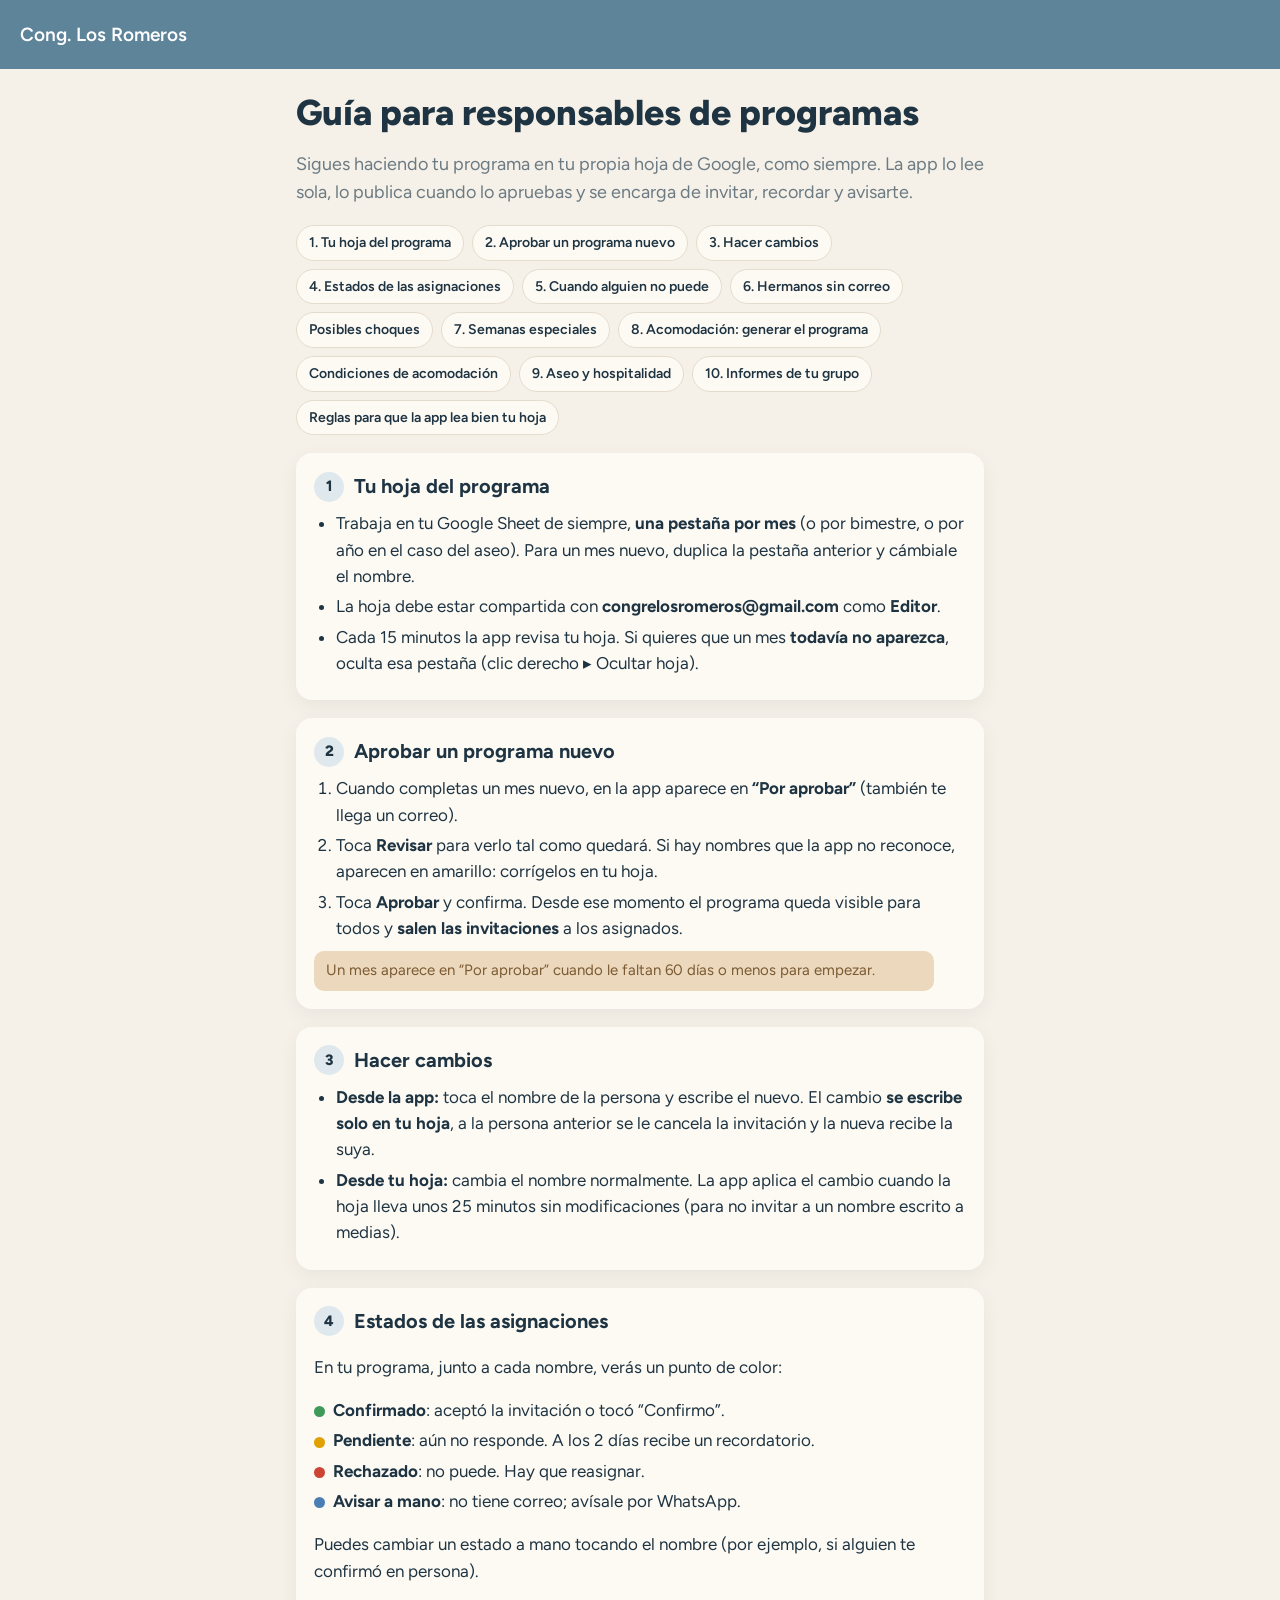
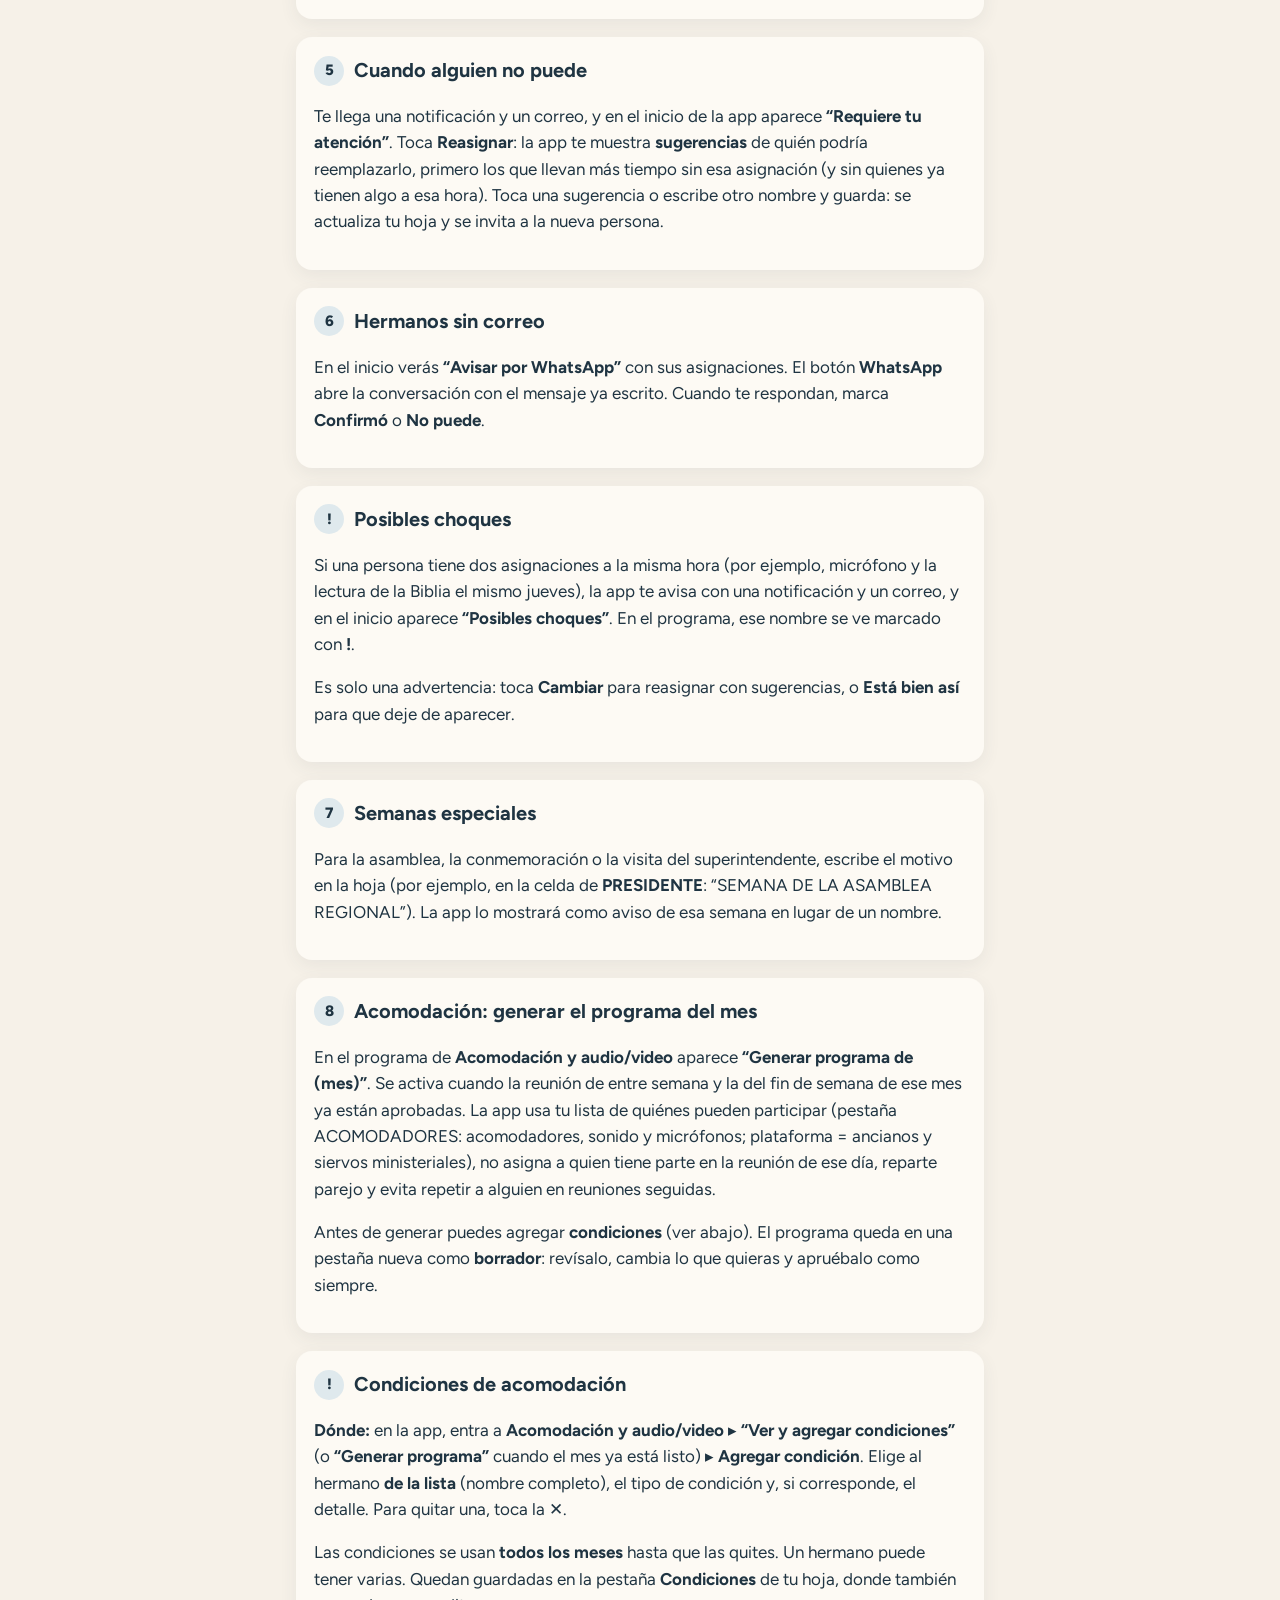
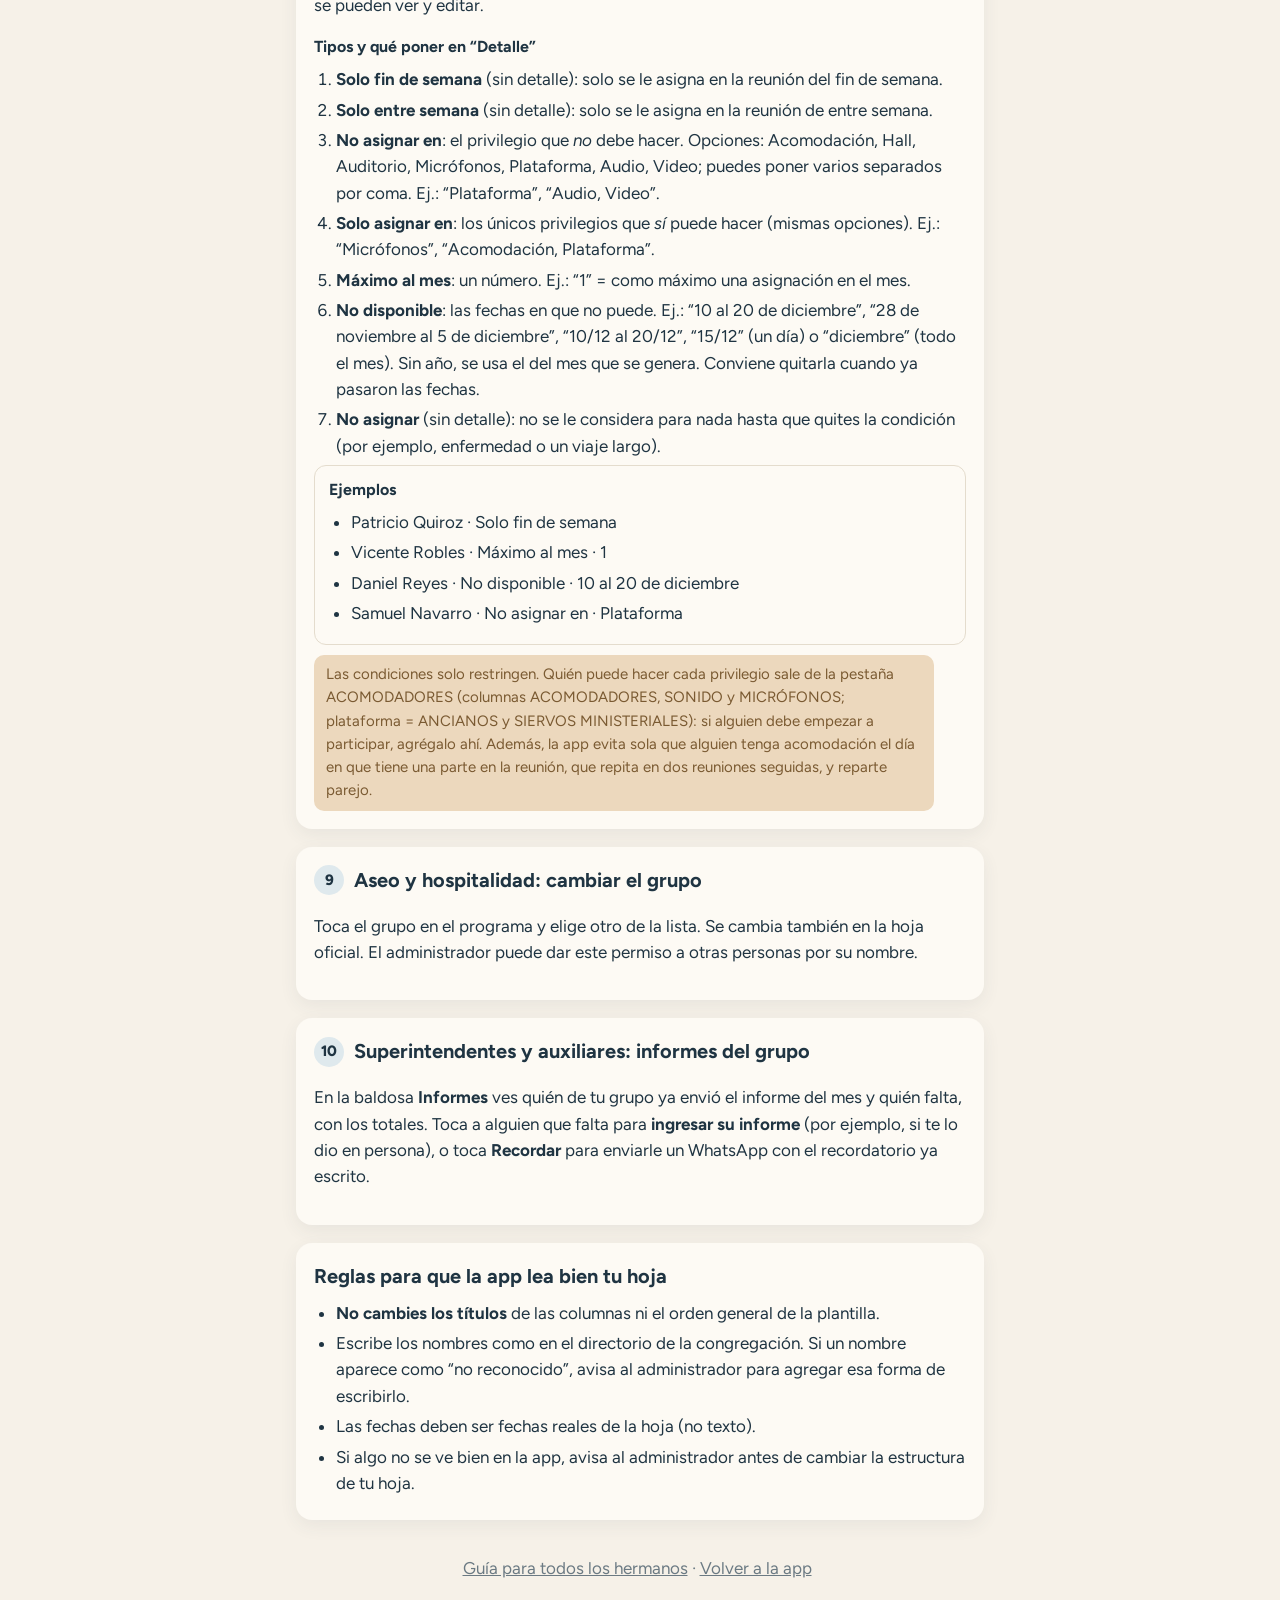
<file: guia-responsables.html>
<!doctype html>
<html lang="es">
<head>
  <meta charset="utf-8">
  <meta name="viewport" content="width=device-width, initial-scale=1, viewport-fit=cover">
  <title>Guía para responsables · Cong. Los Romeros</title>
  <meta name="robots" content="noindex">
  <link rel="icon" href="icons/icon.svg" type="image/svg+xml">
  <link rel="stylesheet" href="https://fonts.googleapis.com/css2?family=Figtree:wght@400;600;800&display=swap">
  <link rel="stylesheet" href="guia.css">
</head>
<body>
  <header><a href="./">Cong. Los Romeros</a></header>
  <main>
    <h1>Guía para responsables de programas</h1>
    <p class="intro">Sigues haciendo tu programa en tu propia hoja de Google, como siempre. La app lo lee sola, lo publica cuando lo apruebas y se encarga de invitar, recordar y avisarte.</p>

    <nav class="indice" aria-label="Contenido">
      <a href="#hoja">1. Tu hoja del programa</a>
      <a href="#aprobar">2. Aprobar un programa nuevo</a>
      <a href="#cambios">3. Hacer cambios</a>
      <a href="#estados">4. Estados de las asignaciones</a>
      <a href="#rechazos">5. Cuando alguien no puede</a>
      <a href="#whatsapp">6. Hermanos sin correo</a>
      <a href="#choques">Posibles choques</a>
      <a href="#especiales">7. Semanas especiales</a>
      <a href="#generar">8. Acomodación: generar el programa</a>
      <a href="#condiciones">Condiciones de acomodación</a>
      <a href="#aseo">9. Aseo y hospitalidad</a>
      <a href="#informes">10. Informes de tu grupo</a>
      <a href="#reglas">Reglas para que la app lea bien tu hoja</a>
    </nav>

    <section id="hoja">
      <h2><span class="n">1</span>Tu hoja del programa</h2>
      <ul>
        <li>Trabaja en tu Google Sheet de siempre, <strong>una pestaña por mes</strong> (o por bimestre, o por año en el caso del aseo). Para un mes nuevo, duplica la pestaña anterior y cámbiale el nombre.</li>
        <li>La hoja debe estar compartida con <strong>congrelosromeros@gmail.com</strong> como <strong>Editor</strong>.</li>
        <li>Cada 15 minutos la app revisa tu hoja. Si quieres que un mes <strong>todavía no aparezca</strong>, oculta esa pestaña (clic derecho ▸ Ocultar hoja).</li>
      </ul>
    </section>

    <section id="aprobar">
      <h2><span class="n">2</span>Aprobar un programa nuevo</h2>
      <ol>
        <li>Cuando completas un mes nuevo, en la app aparece en <strong>“Por aprobar”</strong> (también te llega un correo).</li>
        <li>Toca <strong>Revisar</strong> para verlo tal como quedará. Si hay nombres que la app no reconoce, aparecen en amarillo: corrígelos en tu hoja.</li>
        <li>Toca <strong>Aprobar</strong> y confirma. Desde ese momento el programa queda visible para todos y <strong>salen las invitaciones</strong> a los asignados.</li>
      </ol>
      <p class="nota">Un mes aparece en “Por aprobar” cuando le faltan 60 días o menos para empezar.</p>
    </section>

    <section id="cambios">
      <h2><span class="n">3</span>Hacer cambios</h2>
      <ul>
        <li><strong>Desde la app:</strong> toca el nombre de la persona y escribe el nuevo. El cambio <strong>se escribe solo en tu hoja</strong>, a la persona anterior se le cancela la invitación y la nueva recibe la suya.</li>
        <li><strong>Desde tu hoja:</strong> cambia el nombre normalmente. La app aplica el cambio cuando la hoja lleva unos 25 minutos sin modificaciones (para no invitar a un nombre escrito a medias).</li>
      </ul>
    </section>

    <section id="estados">
      <h2><span class="n">4</span>Estados de las asignaciones</h2>
      <p>En tu programa, junto a cada nombre, verás un punto de color:</p>
      <ul class="estados">
        <li><i class="p ok"></i><strong>Confirmado</strong>: aceptó la invitación o tocó “Confirmo”.</li>
        <li><i class="p pend"></i><strong>Pendiente</strong>: aún no responde. A los 2 días recibe un recordatorio.</li>
        <li><i class="p rech"></i><strong>Rechazado</strong>: no puede. Hay que reasignar.</li>
        <li><i class="p manual"></i><strong>Avisar a mano</strong>: no tiene correo; avísale por WhatsApp.</li>
      </ul>
      <p>Puedes cambiar un estado a mano tocando el nombre (por ejemplo, si alguien te confirmó en persona).</p>
    </section>

    <section id="rechazos">
      <h2><span class="n">5</span>Cuando alguien no puede</h2>
      <p>Te llega una notificación y un correo, y en el inicio de la app aparece <strong>“Requiere tu atención”</strong>. Toca <strong>Reasignar</strong>: la app te muestra <strong>sugerencias</strong> de quién podría reemplazarlo, primero los que llevan más tiempo sin esa asignación (y sin quienes ya tienen algo a esa hora). Toca una sugerencia o escribe otro nombre y guarda: se actualiza tu hoja y se invita a la nueva persona.</p>
    </section>

    <section id="whatsapp">
      <h2><span class="n">6</span>Hermanos sin correo</h2>
      <p>En el inicio verás <strong>“Avisar por WhatsApp”</strong> con sus asignaciones. El botón <strong>WhatsApp</strong> abre la conversación con el mensaje ya escrito. Cuando te respondan, marca <strong>Confirmó</strong> o <strong>No puede</strong>.</p>
    </section>

    <section id="choques">
      <h2><span class="n">!</span>Posibles choques</h2>
      <p>Si una persona tiene dos asignaciones a la misma hora (por ejemplo, micrófono y la lectura de la Biblia el mismo jueves), la app te avisa con una notificación y un correo, y en el inicio aparece <strong>“Posibles choques”</strong>. En el programa, ese nombre se ve marcado con <strong>!</strong>.</p>
      <p>Es solo una advertencia: toca <strong>Cambiar</strong> para reasignar con sugerencias, o <strong>Está bien así</strong> para que deje de aparecer.</p>
    </section>

    <section id="especiales">
      <h2><span class="n">7</span>Semanas especiales</h2>
      <p>Para la asamblea, la conmemoración o la visita del superintendente, escribe el motivo en la hoja (por ejemplo, en la celda de <strong>PRESIDENTE</strong>: “SEMANA DE LA ASAMBLEA REGIONAL”). La app lo mostrará como aviso de esa semana en lugar de un nombre.</p>
    </section>

    <section id="generar">
      <h2><span class="n">8</span>Acomodación: generar el programa del mes</h2>
      <p>En el programa de <strong>Acomodación y audio/video</strong> aparece <strong>“Generar programa de (mes)”</strong>. Se activa cuando la reunión de entre semana y la del fin de semana de ese mes ya están aprobadas. La app usa tu lista de quiénes pueden participar (pestaña ACOMODADORES: acomodadores, sonido y micrófonos; plataforma = ancianos y siervos ministeriales), no asigna a quien tiene parte en la reunión de ese día, reparte parejo y evita repetir a alguien en reuniones seguidas.</p>
      <p>Antes de generar puedes agregar <strong>condiciones</strong> (ver abajo). El programa queda en una pestaña nueva como <strong>borrador</strong>: revísalo, cambia lo que quieras y apruébalo como siempre.</p>
    </section>

    <section id="condiciones">
      <h2><span class="n">!</span>Condiciones de acomodación</h2>
      <p><strong>Dónde:</strong> en la app, entra a <strong>Acomodación y audio/video</strong> ▸ <strong>“Ver y agregar condiciones”</strong> (o <strong>“Generar programa”</strong> cuando el mes ya está listo) ▸ <strong>Agregar condición</strong>. Elige al hermano <strong>de la lista</strong> (nombre completo), el tipo de condición y, si corresponde, el detalle. Para quitar una, toca la ✕.</p>
      <p>Las condiciones se usan <strong>todos los meses</strong> hasta que las quites. Un hermano puede tener varias. Quedan guardadas en la pestaña <strong>Condiciones</strong> de tu hoja, donde también se pueden ver y editar.</p>
      <h3>Tipos y qué poner en “Detalle”</h3>
      <ol>
        <li><strong>Solo fin de semana</strong> (sin detalle): solo se le asigna en la reunión del fin de semana.</li>
        <li><strong>Solo entre semana</strong> (sin detalle): solo se le asigna en la reunión de entre semana.</li>
        <li><strong>No asignar en</strong>: el privilegio que <em>no</em> debe hacer. Opciones: Acomodación, Hall, Auditorio, Micrófonos, Plataforma, Audio, Video; puedes poner varios separados por coma. Ej.: “Plataforma”, “Audio, Video”.</li>
        <li><strong>Solo asignar en</strong>: los únicos privilegios que <em>sí</em> puede hacer (mismas opciones). Ej.: “Micrófonos”, “Acomodación, Plataforma”.</li>
        <li><strong>Máximo al mes</strong>: un número. Ej.: “1” = como máximo una asignación en el mes.</li>
        <li><strong>No disponible</strong>: las fechas en que no puede. Ej.: “10 al 20 de diciembre”, “28 de noviembre al 5 de diciembre”, “10/12 al 20/12”, “15/12” (un día) o “diciembre” (todo el mes). Sin año, se usa el del mes que se genera. Conviene quitarla cuando ya pasaron las fechas.</li>
        <li><strong>No asignar</strong> (sin detalle): no se le considera para nada hasta que quites la condición (por ejemplo, enfermedad o un viaje largo).</li>
      </ol>
      <div class="caja">
        <h3>Ejemplos</h3>
        <ul>
          <li>Patricio Quiroz · Solo fin de semana</li>
          <li>Vicente Robles · Máximo al mes · 1</li>
          <li>Daniel Reyes · No disponible · 10 al 20 de diciembre</li>
          <li>Samuel Navarro · No asignar en · Plataforma</li>
        </ul>
      </div>
      <p class="nota">Las condiciones solo restringen. Quién puede hacer cada privilegio sale de la pestaña ACOMODADORES (columnas ACOMODADORES, SONIDO y MICRÓFONOS; plataforma = ANCIANOS y SIERVOS MINISTERIALES): si alguien debe empezar a participar, agrégalo ahí. Además, la app evita sola que alguien tenga acomodación el día en que tiene una parte en la reunión, que repita en dos reuniones seguidas, y reparte parejo.</p>
    </section>

    <section id="aseo">
      <h2><span class="n">9</span>Aseo y hospitalidad: cambiar el grupo</h2>
      <p>Toca el grupo en el programa y elige otro de la lista. Se cambia también en la hoja oficial. El administrador puede dar este permiso a otras personas por su nombre.</p>
    </section>

    <section id="informes">
      <h2><span class="n">10</span>Superintendentes y auxiliares: informes del grupo</h2>
      <p>En la baldosa <strong>Informes</strong> ves quién de tu grupo ya envió el informe del mes y quién falta, con los totales. Toca a alguien que falta para <strong>ingresar su informe</strong> (por ejemplo, si te lo dio en persona), o toca <strong>Recordar</strong> para enviarle un WhatsApp con el recordatorio ya escrito.</p>
    </section>

    <section id="reglas">
      <h2>Reglas para que la app lea bien tu hoja</h2>
      <ul>
        <li><strong>No cambies los títulos</strong> de las columnas ni el orden general de la plantilla.</li>
        <li>Escribe los nombres como en el directorio de la congregación. Si un nombre aparece como “no reconocido”, avisa al administrador para agregar esa forma de escribirlo.</li>
        <li>Las fechas deben ser fechas reales de la hoja (no texto).</li>
        <li>Si algo no se ve bien en la app, avisa al administrador antes de cambiar la estructura de tu hoja.</li>
      </ul>
    </section>

    <p class="volver"><a href="guia.html">Guía para todos los hermanos</a> · <a href="./">Volver a la app</a></p>
  </main>
</body>
</html>
</file>
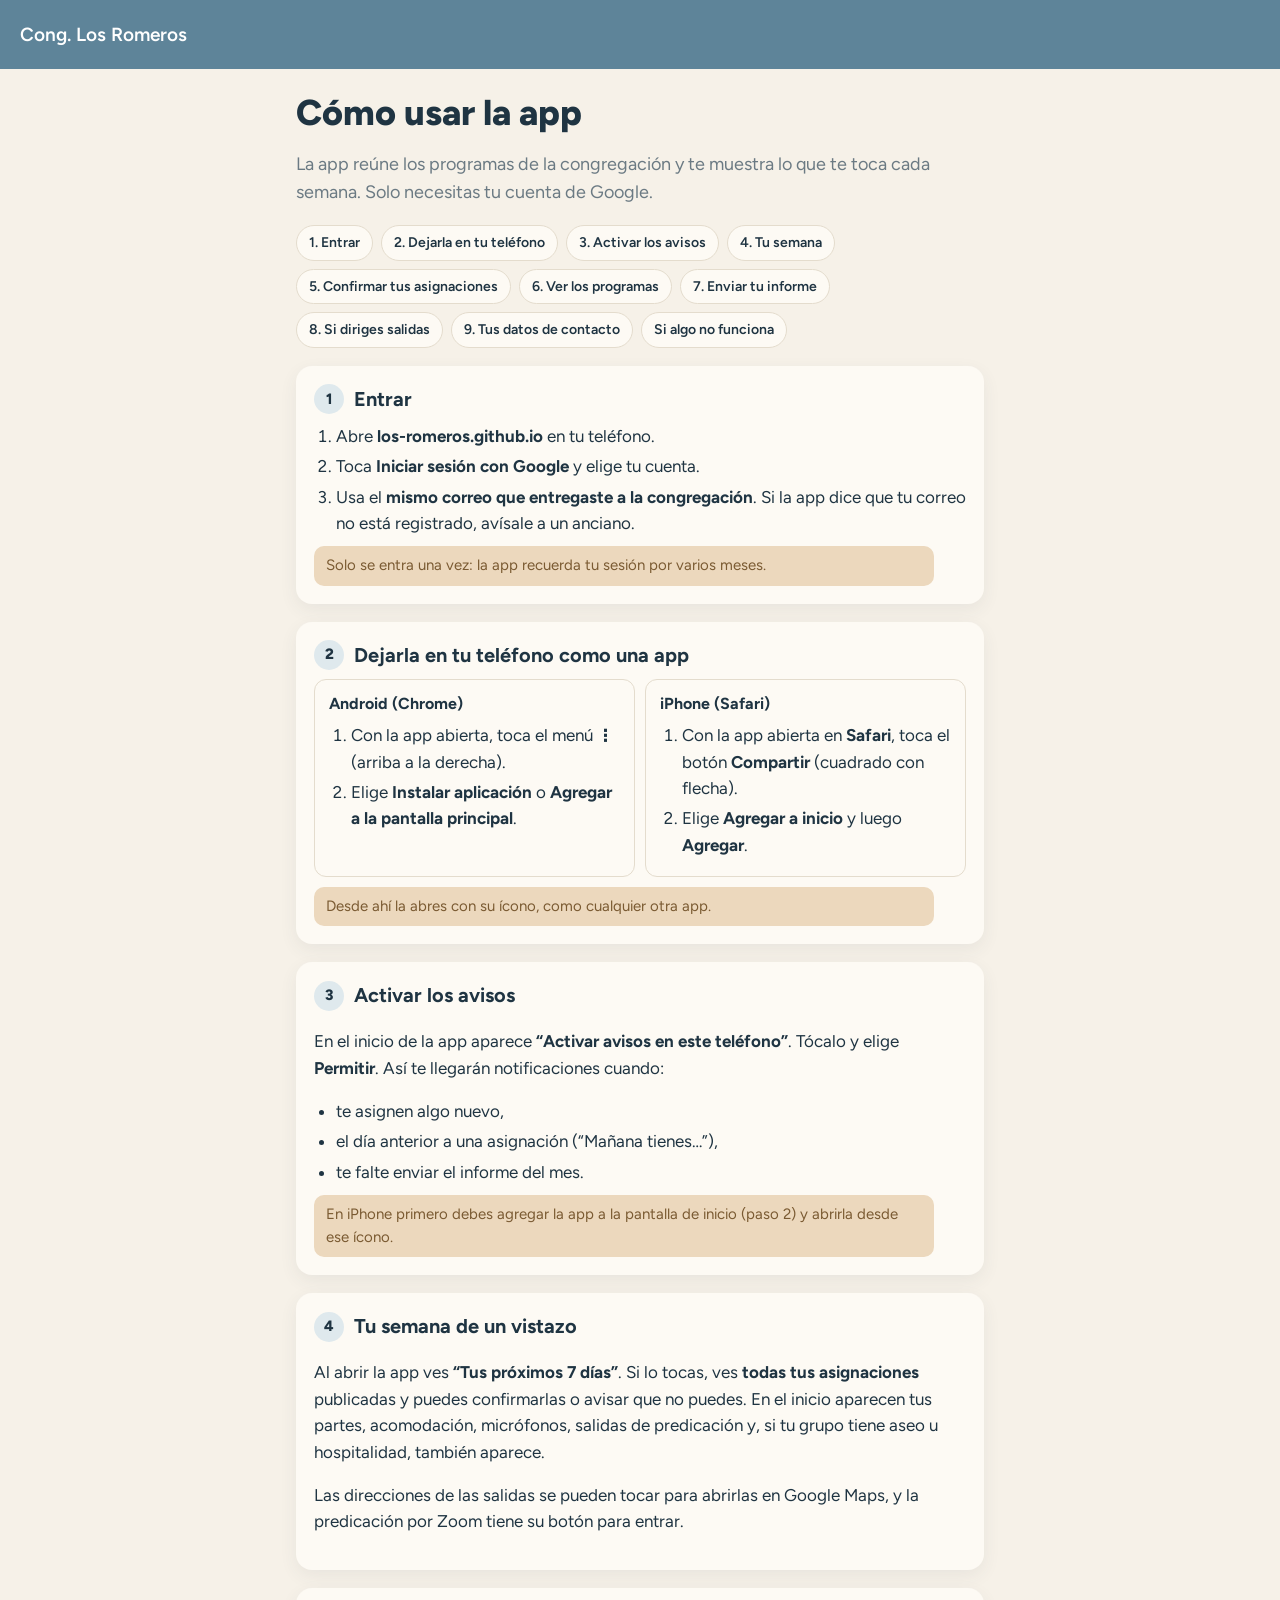
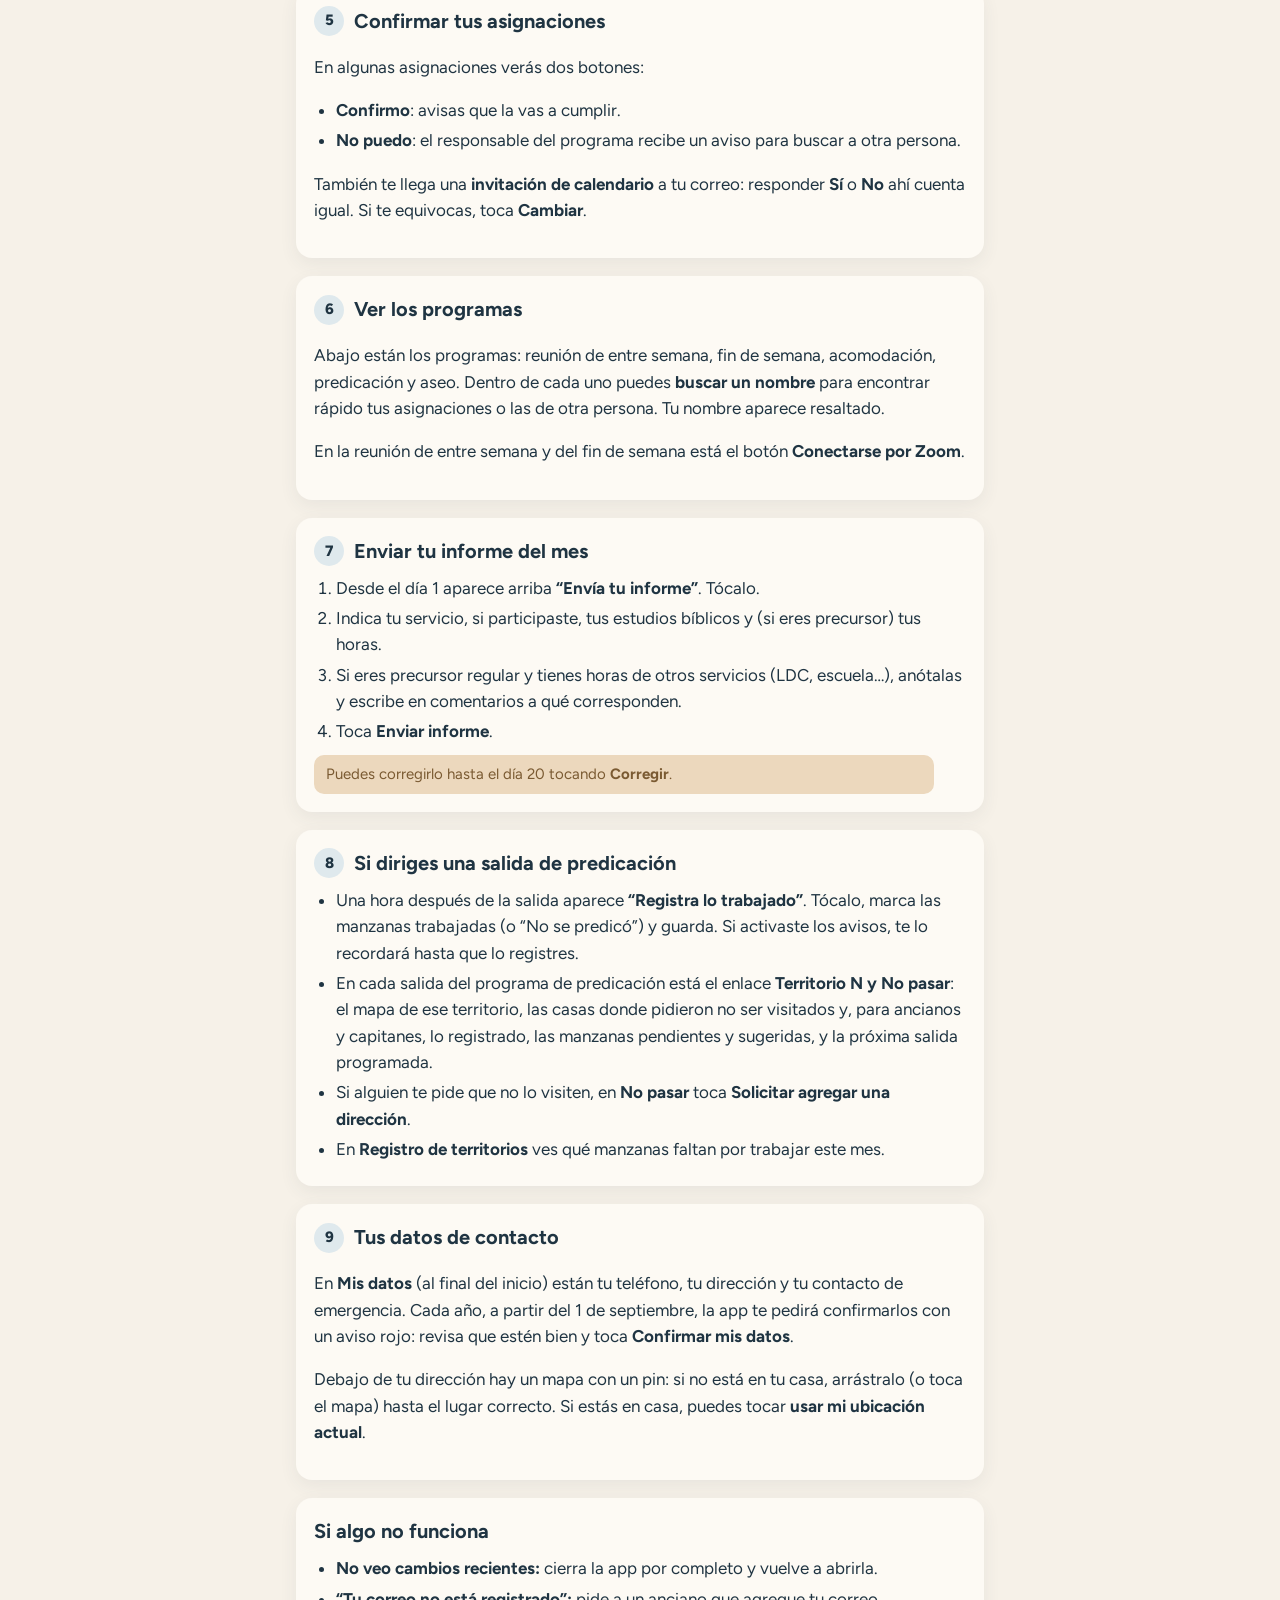
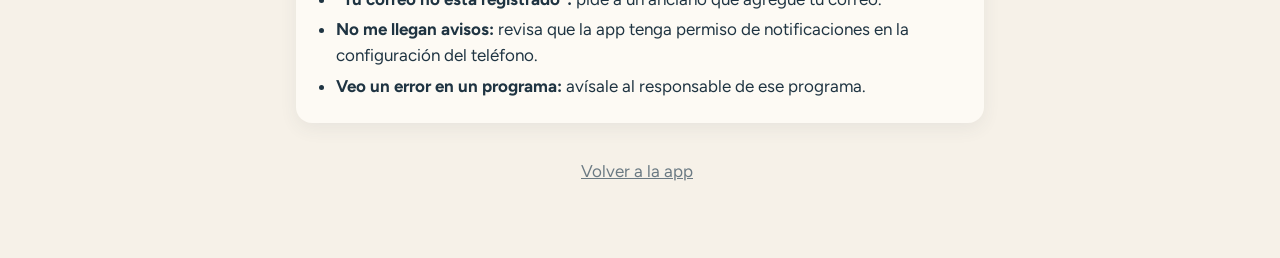
<file: guia.html>
<!doctype html>
<html lang="es">
<head>
  <meta charset="utf-8">
  <meta name="viewport" content="width=device-width, initial-scale=1, viewport-fit=cover">
  <title>Guía de la app · Cong. Los Romeros</title>
  <meta name="robots" content="noindex">
  <link rel="icon" href="icons/icon.svg" type="image/svg+xml">
  <link rel="stylesheet" href="https://fonts.googleapis.com/css2?family=Figtree:wght@400;600;800&display=swap">
  <link rel="stylesheet" href="guia.css">
</head>
<body>
  <header><a href="./">Cong. Los Romeros</a></header>
  <main>
    <h1>Cómo usar la app</h1>
    <p class="intro">La app reúne los programas de la congregación y te muestra lo que te toca cada semana. Solo necesitas tu cuenta de Google.</p>

    <nav class="indice" aria-label="Contenido">
      <a href="#entrar">1. Entrar</a>
      <a href="#instalar">2. Dejarla en tu teléfono</a>
      <a href="#avisos">3. Activar los avisos</a>
      <a href="#semana">4. Tu semana</a>
      <a href="#confirmar">5. Confirmar tus asignaciones</a>
      <a href="#programas">6. Ver los programas</a>
      <a href="#informe">7. Enviar tu informe</a>
      <a href="#capitanes">8. Si diriges salidas</a>
      <a href="#misdatos">9. Tus datos de contacto</a>
      <a href="#problemas">Si algo no funciona</a>
    </nav>

    <section id="entrar">
      <h2><span class="n">1</span>Entrar</h2>
      <ol>
        <li>Abre <strong>los-romeros.github.io</strong> en tu teléfono.</li>
        <li>Toca <strong>Iniciar sesión con Google</strong> y elige tu cuenta.</li>
        <li>Usa el <strong>mismo correo que entregaste a la congregación</strong>. Si la app dice que tu correo no está registrado, avísale a un anciano.</li>
      </ol>
      <p class="nota">Solo se entra una vez: la app recuerda tu sesión por varios meses.</p>
    </section>

    <section id="instalar">
      <h2><span class="n">2</span>Dejarla en tu teléfono como una app</h2>
      <div class="dos">
        <div class="caja">
          <h3>Android (Chrome)</h3>
          <ol>
            <li>Con la app abierta, toca el menú <strong>⋮</strong> (arriba a la derecha).</li>
            <li>Elige <strong>Instalar aplicación</strong> o <strong>Agregar a la pantalla principal</strong>.</li>
          </ol>
        </div>
        <div class="caja">
          <h3>iPhone (Safari)</h3>
          <ol>
            <li>Con la app abierta en <strong>Safari</strong>, toca el botón <strong>Compartir</strong> (cuadrado con flecha).</li>
            <li>Elige <strong>Agregar a inicio</strong> y luego <strong>Agregar</strong>.</li>
          </ol>
        </div>
      </div>
      <p class="nota">Desde ahí la abres con su ícono, como cualquier otra app.</p>
    </section>

    <section id="avisos">
      <h2><span class="n">3</span>Activar los avisos</h2>
      <p>En el inicio de la app aparece <strong>“Activar avisos en este teléfono”</strong>. Tócalo y elige <strong>Permitir</strong>. Así te llegarán notificaciones cuando:</p>
      <ul>
        <li>te asignen algo nuevo,</li>
        <li>el día anterior a una asignación (“Mañana tienes…”),</li>
        <li>te falte enviar el informe del mes.</li>
      </ul>
      <p class="nota">En iPhone primero debes agregar la app a la pantalla de inicio (paso 2) y abrirla desde ese ícono.</p>
    </section>

    <section id="semana">
      <h2><span class="n">4</span>Tu semana de un vistazo</h2>
      <p>Al abrir la app ves <strong>“Tus próximos 7 días”</strong>. Si lo tocas, ves <strong>todas tus asignaciones</strong> publicadas y puedes confirmarlas o avisar que no puedes. En el inicio aparecen tus partes, acomodación, micrófonos, salidas de predicación y, si tu grupo tiene aseo u hospitalidad, también aparece.</p>
      <p>Las direcciones de las salidas se pueden tocar para abrirlas en Google Maps, y la predicación por Zoom tiene su botón para entrar.</p>
    </section>

    <section id="confirmar">
      <h2><span class="n">5</span>Confirmar tus asignaciones</h2>
      <p>En algunas asignaciones verás dos botones:</p>
      <ul>
        <li><strong>Confirmo</strong>: avisas que la vas a cumplir.</li>
        <li><strong>No puedo</strong>: el responsable del programa recibe un aviso para buscar a otra persona.</li>
      </ul>
      <p>También te llega una <strong>invitación de calendario</strong> a tu correo: responder <strong>Sí</strong> o <strong>No</strong> ahí cuenta igual. Si te equivocas, toca <strong>Cambiar</strong>.</p>
    </section>

    <section id="programas">
      <h2><span class="n">6</span>Ver los programas</h2>
      <p>Abajo están los programas: reunión de entre semana, fin de semana, acomodación, predicación y aseo. Dentro de cada uno puedes <strong>buscar un nombre</strong> para encontrar rápido tus asignaciones o las de otra persona. Tu nombre aparece resaltado.</p>
      <p>En la reunión de entre semana y del fin de semana está el botón <strong>Conectarse por Zoom</strong>.</p>
    </section>

    <section id="informe">
      <h2><span class="n">7</span>Enviar tu informe del mes</h2>
      <ol>
        <li>Desde el día 1 aparece arriba <strong>“Envía tu informe”</strong>. Tócalo.</li>
        <li>Indica tu servicio, si participaste, tus estudios bíblicos y (si eres precursor) tus horas.</li>
        <li>Si eres precursor regular y tienes horas de otros servicios (LDC, escuela…), anótalas y escribe en comentarios a qué corresponden.</li>
        <li>Toca <strong>Enviar informe</strong>.</li>
      </ol>
      <p class="nota">Puedes corregirlo hasta el día 20 tocando <strong>Corregir</strong>.</p>
    </section>

    <section id="capitanes">
      <h2><span class="n">8</span>Si diriges una salida de predicación</h2>
      <ul>
        <li>Una hora después de la salida aparece <strong>“Registra lo trabajado”</strong>. Tócalo, marca las manzanas trabajadas (o “No se predicó”) y guarda. Si activaste los avisos, te lo recordará hasta que lo registres.</li>
        <li>En cada salida del programa de predicación está el enlace <strong>Territorio N y No pasar</strong>: el mapa de ese territorio, las casas donde pidieron no ser visitados y, para ancianos y capitanes, lo registrado, las manzanas pendientes y sugeridas, y la próxima salida programada.</li>
        <li>Si alguien te pide que no lo visiten, en <strong>No pasar</strong> toca <strong>Solicitar agregar una dirección</strong>.</li>
        <li>En <strong>Registro de territorios</strong> ves qué manzanas faltan por trabajar este mes.</li>
      </ul>
    </section>

    <section id="misdatos">
      <h2><span class="n">9</span>Tus datos de contacto</h2>
      <p>En <strong>Mis datos</strong> (al final del inicio) están tu teléfono, tu dirección y tu contacto de emergencia. Cada año, a partir del 1 de septiembre, la app te pedirá confirmarlos con un aviso rojo: revisa que estén bien y toca <strong>Confirmar mis datos</strong>.</p>
      <p>Debajo de tu dirección hay un mapa con un pin: si no está en tu casa, arrástralo (o toca el mapa) hasta el lugar correcto. Si estás en casa, puedes tocar <strong>usar mi ubicación actual</strong>.</p>
    </section>

    <section id="problemas">
      <h2>Si algo no funciona</h2>
      <ul>
        <li><strong>No veo cambios recientes:</strong> cierra la app por completo y vuelve a abrirla.</li>
        <li><strong>“Tu correo no está registrado”:</strong> pide a un anciano que agregue tu correo.</li>
        <li><strong>No me llegan avisos:</strong> revisa que la app tenga permiso de notificaciones en la configuración del teléfono.</li>
        <li><strong>Veo un error en un programa:</strong> avísale al responsable de ese programa.</li>
      </ul>
    </section>

    <p class="volver"><a href="./">Volver a la app</a></p>
  </main>
</body>
</html>
</file>
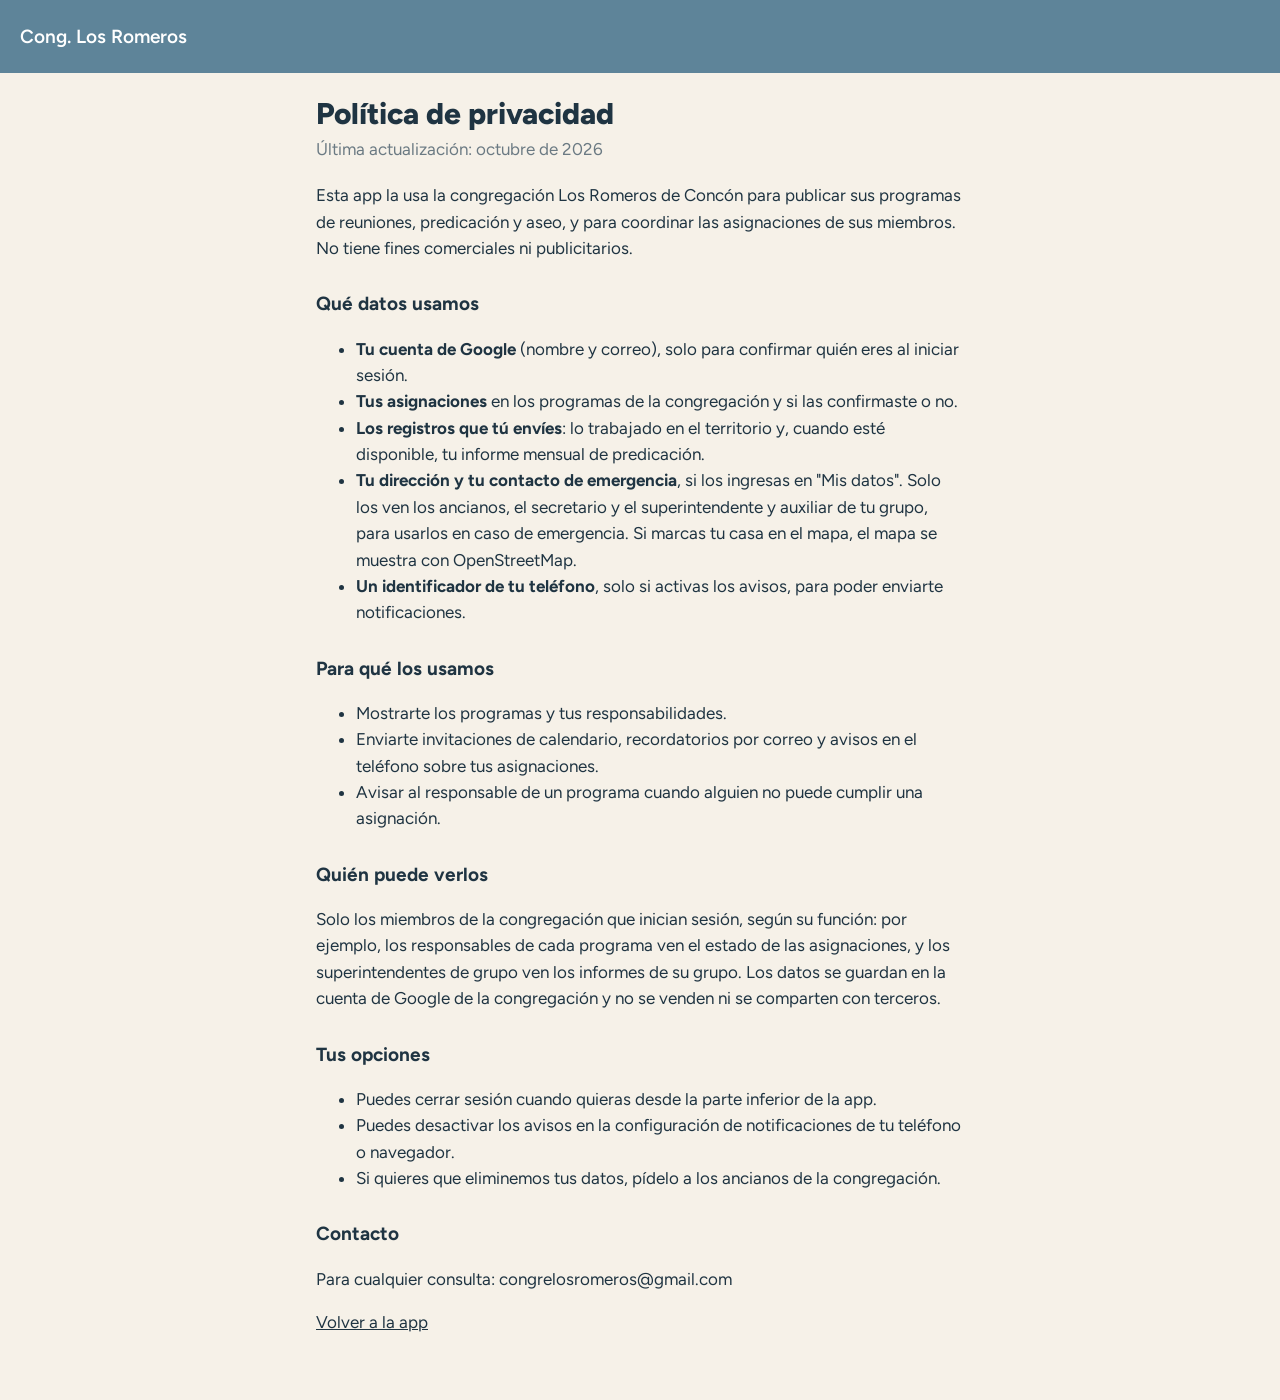
<file: privacidad.html>
<!doctype html>
<html lang="es">
<head>
  <meta charset="utf-8">
  <meta name="viewport" content="width=device-width, initial-scale=1, viewport-fit=cover">
  <title>Privacidad · Cong. Los Romeros</title>
  <meta name="robots" content="noindex">
  <link rel="icon" href="icons/icon.svg" type="image/svg+xml">
  <link rel="stylesheet" href="https://fonts.googleapis.com/css2?family=Figtree:wght@400;600;800&display=swap">
  <style>
    :root { --paper: #f6f1e8; --surface: #fdfaf4; --ink: #1f3442; --muted: #6b7a83; --hero: #5e8499; }
    @media (prefers-color-scheme: dark) { :root { --paper: #141b20; --surface: #1c252c; --ink: #e8eef2; --muted: #9cabb4; --hero: #34505f; } }
    * { box-sizing: border-box; }
    body { margin: 0; background: var(--paper); color: var(--ink); font-family: "Figtree", system-ui, sans-serif; font-size: 17px; line-height: 1.55; }
    header { background: var(--hero); color: #fff; padding: 22px 20px; font-size: 19px; font-weight: 600; }
    main { max-width: 680px; margin: 0 auto; padding: 24px 16px 48px; }
    h1 { font-size: 30px; font-weight: 800; margin: 0 0 4px; line-height: 1.15; }
    h2 { font-size: 19px; margin: 28px 0 6px; }
    p, li { max-width: 65ch; }
    .fecha { color: var(--muted); margin: 0 0 20px; }
    a { color: inherit; }
  </style>
</head>
<body>
  <header>Cong. Los Romeros</header>
  <main>
    <h1>Política de privacidad</h1>
    <p class="fecha">Última actualización: octubre de 2026</p>

    <p>Esta app la usa la congregación Los Romeros de Concón para publicar sus programas de reuniones, predicación y aseo, y para coordinar las asignaciones de sus miembros. No tiene fines comerciales ni publicitarios.</p>

    <h2>Qué datos usamos</h2>
    <ul>
      <li><strong>Tu cuenta de Google</strong> (nombre y correo), solo para confirmar quién eres al iniciar sesión.</li>
      <li><strong>Tus asignaciones</strong> en los programas de la congregación y si las confirmaste o no.</li>
      <li><strong>Los registros que tú envíes</strong>: lo trabajado en el territorio y, cuando esté disponible, tu informe mensual de predicación.</li>
      <li><strong>Tu dirección y tu contacto de emergencia</strong>, si los ingresas en "Mis datos". Solo los ven los ancianos, el secretario y el superintendente y auxiliar de tu grupo, para usarlos en caso de emergencia. Si marcas tu casa en el mapa, el mapa se muestra con OpenStreetMap.</li>
      <li><strong>Un identificador de tu teléfono</strong>, solo si activas los avisos, para poder enviarte notificaciones.</li>
    </ul>

    <h2>Para qué los usamos</h2>
    <ul>
      <li>Mostrarte los programas y tus responsabilidades.</li>
      <li>Enviarte invitaciones de calendario, recordatorios por correo y avisos en el teléfono sobre tus asignaciones.</li>
      <li>Avisar al responsable de un programa cuando alguien no puede cumplir una asignación.</li>
    </ul>

    <h2>Quién puede verlos</h2>
    <p>Solo los miembros de la congregación que inician sesión, según su función: por ejemplo, los responsables de cada programa ven el estado de las asignaciones, y los superintendentes de grupo ven los informes de su grupo. Los datos se guardan en la cuenta de Google de la congregación y no se venden ni se comparten con terceros.</p>

    <h2>Tus opciones</h2>
    <ul>
      <li>Puedes cerrar sesión cuando quieras desde la parte inferior de la app.</li>
      <li>Puedes desactivar los avisos en la configuración de notificaciones de tu teléfono o navegador.</li>
      <li>Si quieres que eliminemos tus datos, pídelo a los ancianos de la congregación.</li>
    </ul>

    <h2>Contacto</h2>
    <p>Para cualquier consulta: congrelosromeros@gmail.com</p>

    <p><a href="./">Volver a la app</a></p>
  </main>
</body>
</html>
</file>
<file: guia.css>
:root {
  --paper: #f6f1e8; --surface: #fdfaf4; --ink: #1f3442; --muted: #6b7a83; --line: #e4dccd;
  --hero: #5e8499; --soft: #dfe9ed; --beige: #ecd8bd; --beige-ink: #7a5a32;
}
@media (prefers-color-scheme: dark) {
  :root { --paper: #141b20; --surface: #1c252c; --ink: #e8eef2; --muted: #9cabb4; --line: #2d3a44; --hero: #34505f; --soft: #23343e; --beige: #4a3c2a; --beige-ink: #ecd3ae; }
}
* { box-sizing: border-box; }
body { margin: 0; background: var(--paper); color: var(--ink); font-family: "Figtree", system-ui, sans-serif; font-size: 17px; line-height: 1.55; }
header { background: var(--hero); padding: 20px; font-size: 19px; font-weight: 600; }
header a { color: #fff; text-decoration: none; }
main { max-width: 720px; margin: 0 auto; padding: 24px 16px 56px; display: flex; flex-direction: column; gap: 18px; }
h1 { font-size: clamp(28px, 7vw, 36px); font-weight: 800; line-height: 1.1; margin: 0; text-wrap: balance; }
.intro { margin: 0; color: var(--muted); font-size: 18px; max-width: 60ch; }
.indice { display: flex; flex-wrap: wrap; gap: 8px; }
.indice a { background: var(--surface); border: 1px solid var(--line); border-radius: 999px; padding: 6px 12px; font-size: 14px; font-weight: 600; color: var(--ink); text-decoration: none; }
section { background: var(--surface); border-radius: 16px; padding: 18px; box-shadow: 0 6px 18px rgba(55, 70, 80, .07); scroll-margin-top: 12px; }
h2 { margin: 0 0 8px; font-size: 20px; display: flex; align-items: center; gap: 10px; }
h3 { margin: 0 0 4px; font-size: 16px; }
.n { width: 30px; height: 30px; border-radius: 50%; background: var(--soft); display: inline-grid; place-items: center; font-size: 15px; font-weight: 800; flex: none; }
p, li { max-width: 62ch; }
ol, ul { padding-left: 22px; margin: 6px 0; }
li { margin: 4px 0; }
.nota { background: var(--beige); color: var(--beige-ink); border-radius: 10px; padding: 8px 12px; font-size: 15px; margin: 10px 0 0; }
.dos { display: grid; grid-template-columns: 1fr; gap: 10px; }
@media (min-width: 600px) { .dos { grid-template-columns: 1fr 1fr; } }
.caja { border: 1px solid var(--line); border-radius: 12px; padding: 12px 14px; }
.estados { list-style: none; padding: 0; }
.p { display: inline-block; width: 11px; height: 11px; border-radius: 50%; margin-right: 8px; vertical-align: middle; }
.p.ok { background: #3f9a5a; } .p.pend { background: #e0a100; } .p.rech { background: #cc4433; } .p.manual { background: #4a7fb5; }
.volver { text-align: center; color: var(--muted); }
.volver a { color: inherit; }
</file>
